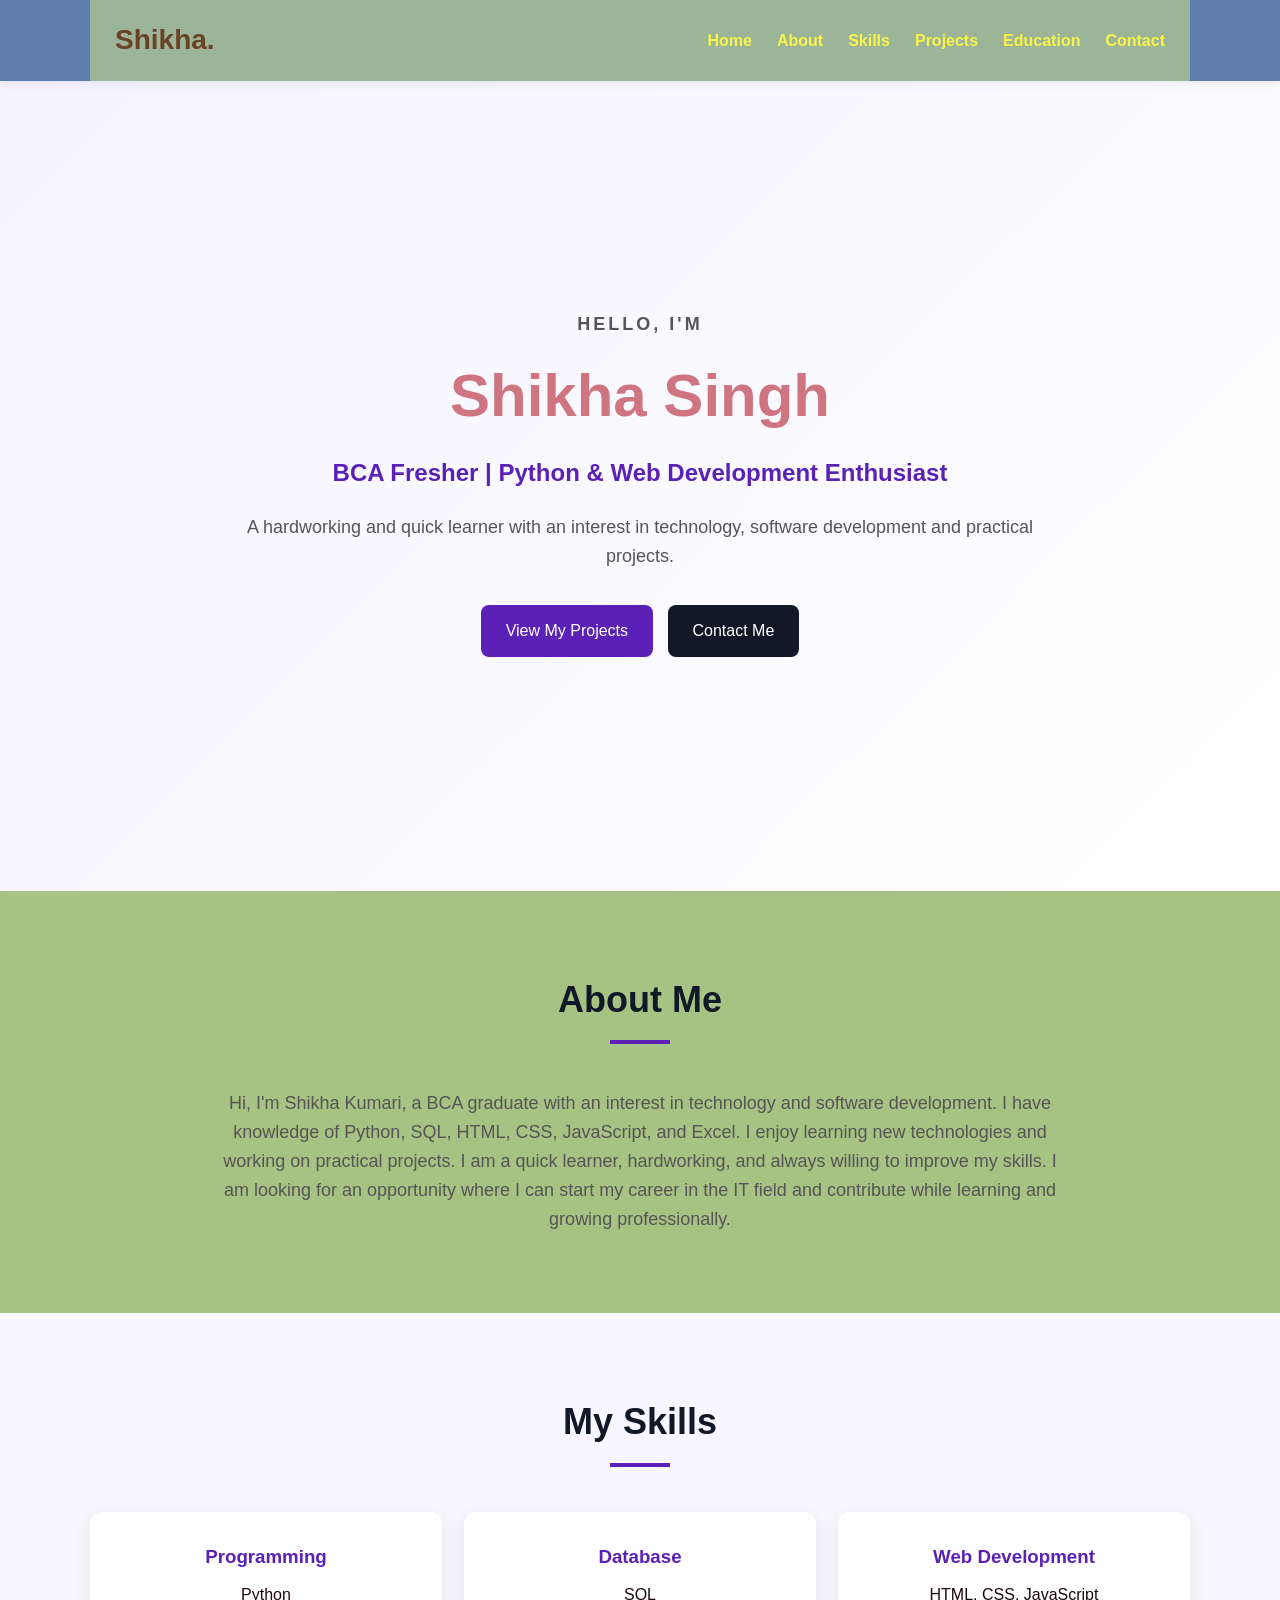
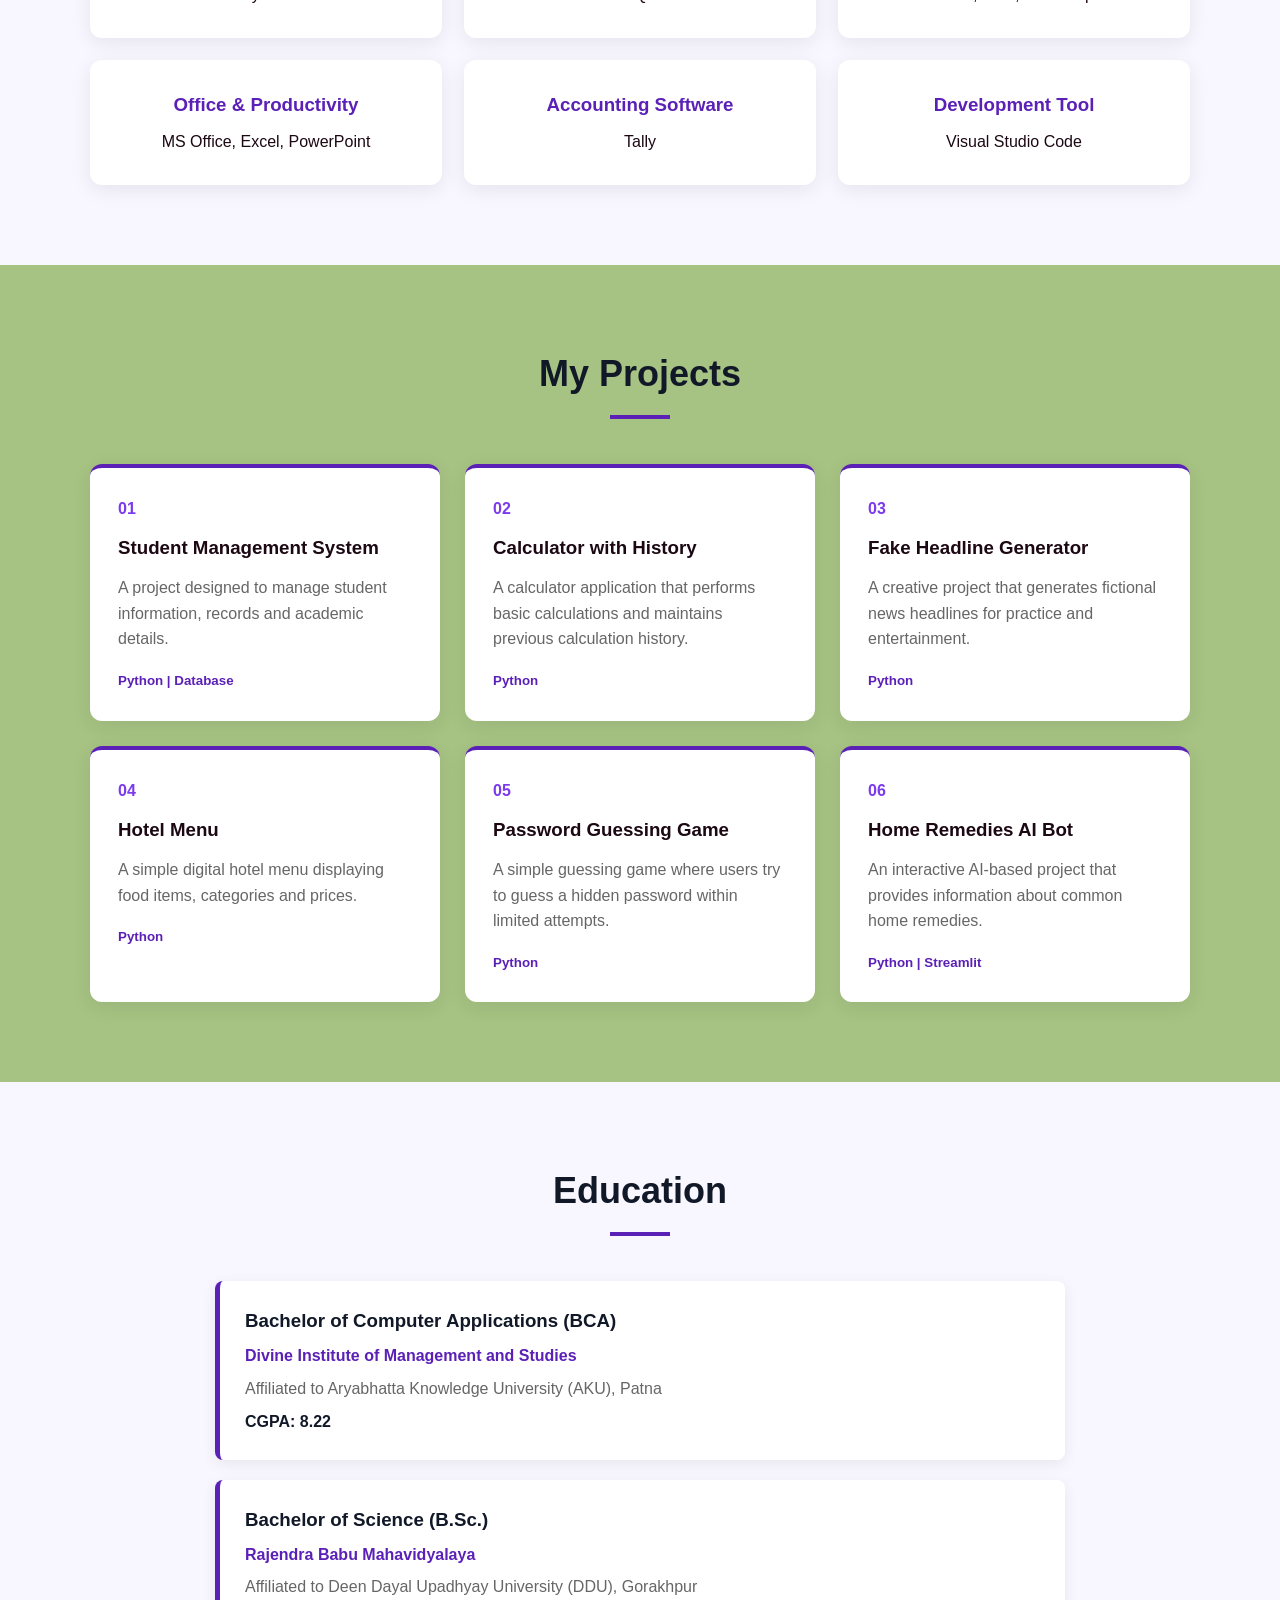
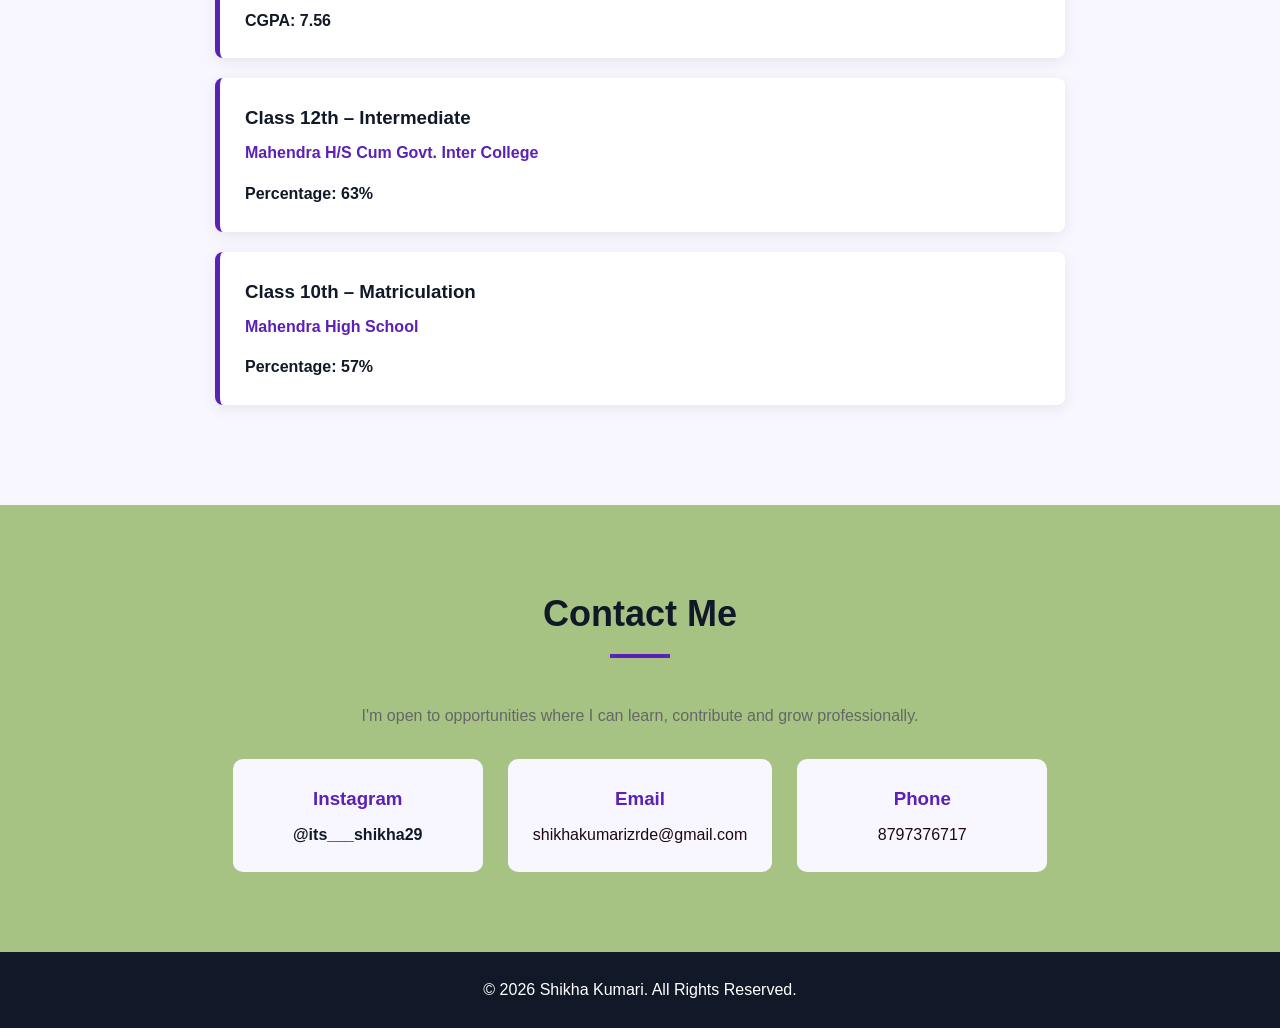
<file: index.html>
<!DOCTYPE html>
<html lang="en">
<head>
    <meta charset="UTF-8">
    <meta name="viewport" content="width=device-width, initial-scale=1.0">
    <title>Shikha Singh | BCA Fresher Portfolio</title>

    <link rel="stylesheet" href="style.css">
</head>

<body>

    <!-- Navigation -->
    <header>
        <nav class="navbar">
            <h2 class="logo">Shikha.</h2>

            <button class="menu-btn" onclick="toggleMenu()">☰</button>

            <ul id="navMenu">
                <li><a href="#home">Home</a></li>
                <li><a href="#about">About</a></li>
                <li><a href="#skills">Skills</a></li>
                <li><a href="#projects">Projects</a></li>
                <li><a href="#education">Education</a></li>
                <li><a href="#contact">Contact</a></li>
            </ul>
        </nav>
    </header>


    <!-- Home -->
    <section id="home" class="hero">
        <div class="hero-content">
            <p class="small-text">HELLO, I'M</p>

            <h1>Shikha Singh</h1>

            <h2>BCA Fresher | Python & Web Development Enthusiast</h2>

            <p>
                A hardworking and quick learner with an interest in
                technology, software development and practical projects.
            </p>

            <div class="hero-buttons">
                <a href="#projects" class="btn">View My Projects</a>
                <a href="#contact" class="btn second-btn">Contact Me</a>
            </div>
        </div>
    </section>


    <!-- About -->
    <section id="about" class="section">
        <div class="container">

            <h2 class="section-title">About Me</h2>

            <p class="about-text">
                Hi, I'm Shikha Kumari, a BCA graduate with an interest in
                technology and software development. I have knowledge of
                Python, SQL, HTML, CSS, JavaScript, and Excel. I enjoy
                learning new technologies and working on practical projects.
                I am a quick learner, hardworking, and always willing to
                improve my skills. I am looking for an opportunity where I
                can start my career in the IT field and contribute while
                learning and growing professionally.
            </p>

        </div>
    </section>


    <!-- Skills -->
    <section id="skills" class="section light-section">
        <div class="container">

            <h2 class="section-title">My Skills</h2>

            <div class="skills-grid">

                <div class="skill-card">
                    <h3>Programming</h3>
                    <p>Python</p>
                </div>

                <div class="skill-card">
                    <h3>Database</h3>
                    <p>SQL</p>
                </div>

                <div class="skill-card">
                    <h3>Web Development</h3>
                    <p>HTML, CSS, JavaScript</p>
                </div>

                <div class="skill-card">
                    <h3>Office & Productivity</h3>
                    <p>MS Office, Excel, PowerPoint</p>
                </div>

                <div class="skill-card">
                    <h3>Accounting Software</h3>
                    <p>Tally</p>
                </div>

                <div class="skill-card">
                    <h3>Development Tool</h3>
                    <p>Visual Studio Code</p>
                </div>

            </div>

        </div>
    </section>


    <!-- Projects -->
    <section id="projects" class="section">
        <div class="container">

            <h2 class="section-title">My Projects</h2>

            <div class="projects-grid">

                <div class="project-card">
                    <span>01</span>
                    <h3>Student Management System</h3>
                    <p>
                        A project designed to manage student information,
                        records and academic details.
                    </p>
                    <small>Python | Database</small>
                </div>

                <div class="project-card">
                    <span>02</span>
                    <h3>Calculator with History</h3>
                    <p>
                        A calculator application that performs basic
                        calculations and maintains previous calculation history.
                    </p>
                    <small>Python</small>
                </div>

                <div class="project-card">
                    <span>03</span>
                    <h3>Fake Headline Generator</h3>
                    <p>
                        A creative project that generates fictional news
                        headlines for practice and entertainment.
                    </p>
                    <small>Python</small>
                </div>

                <div class="project-card">
                    <span>04</span>
                    <h3>Hotel Menu</h3>
                    <p>
                        A simple digital hotel menu displaying food items,
                        categories and prices.
                    </p>
                    <small>Python</small>
                </div>

                <div class="project-card">
                    <span>05</span>
                    <h3>Password Guessing Game</h3>
                    <p>
                        A simple guessing game where users try to guess
                        a hidden password within limited attempts.
                    </p>
                    <small>Python</small>
                </div>

                <div class="project-card">
                    <span>06</span>
                    <h3>Home Remedies AI Bot</h3>
                    <p>
                        An interactive AI-based project that provides
                        information about common home remedies.
                    </p>
                    <small>Python | Streamlit</small>
                </div>

            </div>

        </div>
    </section>


    <!-- Education -->
    <section id="education" class="section light-section">
        <div class="container">

            <h2 class="section-title">Education</h2>

            <div class="education-list">

                <div class="education-card">
                    <h3>Bachelor of Computer Applications (BCA)</h3>
                    <h4>Divine Institute of Management and Studies</h4>
                    <p>
                        Affiliated to Aryabhatta Knowledge University (AKU), Patna
                    </p>
                    <strong>CGPA: 8.22</strong>
                </div>

                <div class="education-card">
                    <h3>Bachelor of Science (B.Sc.)</h3>
                    <h4>Rajendra Babu Mahavidyalaya</h4>
                    <p>
                        Affiliated to Deen Dayal Upadhyay University (DDU), Gorakhpur
                    </p>
                    <strong>CGPA: 7.56</strong>
                </div>

                <div class="education-card">
                    <h3>Class 12th – Intermediate</h3>
                    <h4>Mahendra H/S Cum Govt. Inter College</h4>
                    <strong>Percentage: 63%</strong>
                </div>

                <div class="education-card">
                    <h3>Class 10th – Matriculation</h3>
                    <h4>Mahendra High School</h4>
                    <strong>Percentage: 57%</strong>
                </div>

            </div>

        </div>
    </section>


    <!-- Contact -->
    <section id="contact" class="section contact-section">
        <div class="container">

            <h2 class="section-title">Contact Me</h2>

            <p>
                I'm open to opportunities where I can learn, contribute
                and grow professionally.
            </p>

            <div class="contact-box">

                <div class="contact-item">
                    <h3>Instagram</h3>
                    <a href="https://www.instagram.com/its___shikha29/"
                       target="_blank">
                        @its___shikha29
                    </a>
                </div>

                <div class="contact-item">
                    <h3>Email</h3>
                    <p>shikhakumarizrde@gmail.com</p>
                </div>

                <div class="contact-item">
                    <h3>Phone</h3>
                    <p>8797376717</p>
                </div>

            </div>

        </div>
    </section>


    <!-- Footer -->
    <footer>
        <p>© 2026 Shikha Kumari. All Rights Reserved.</p>
    </footer>


    <script src="script.js"></script>

</body>
</html>
</file>
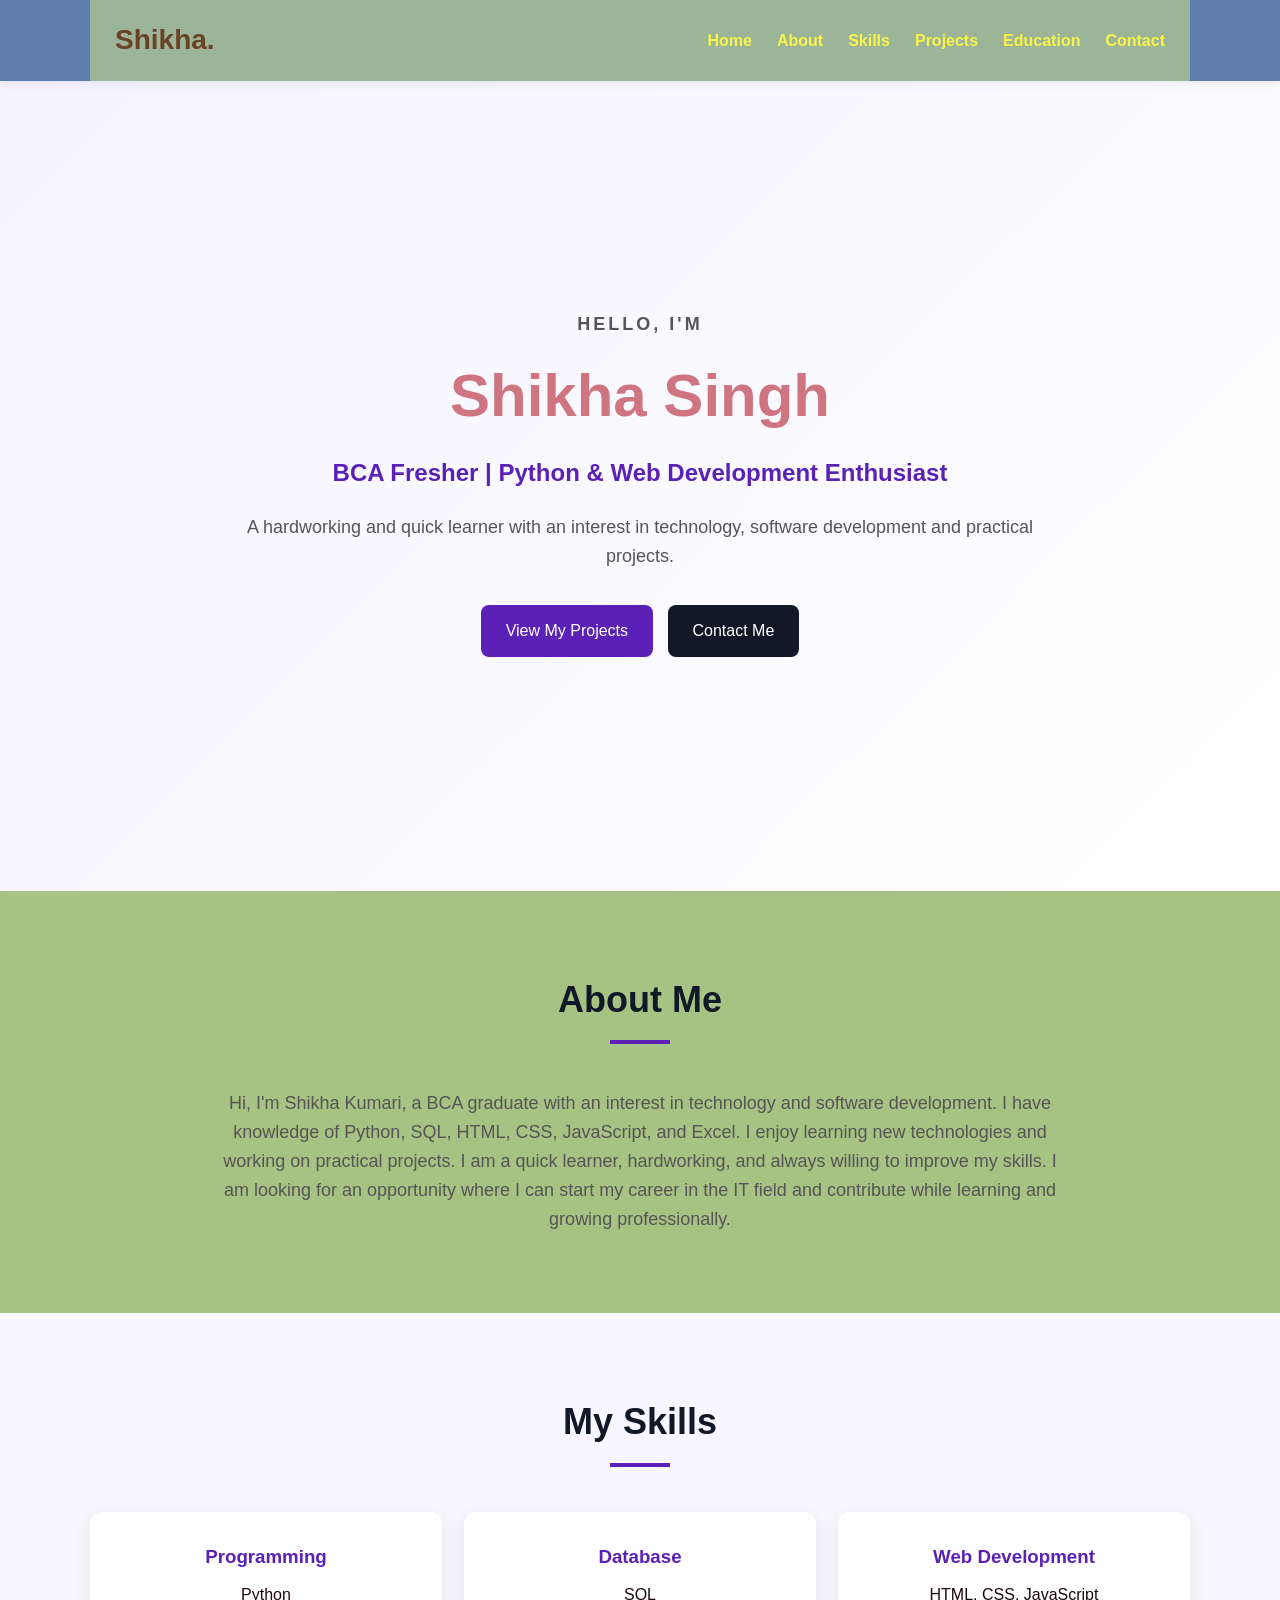
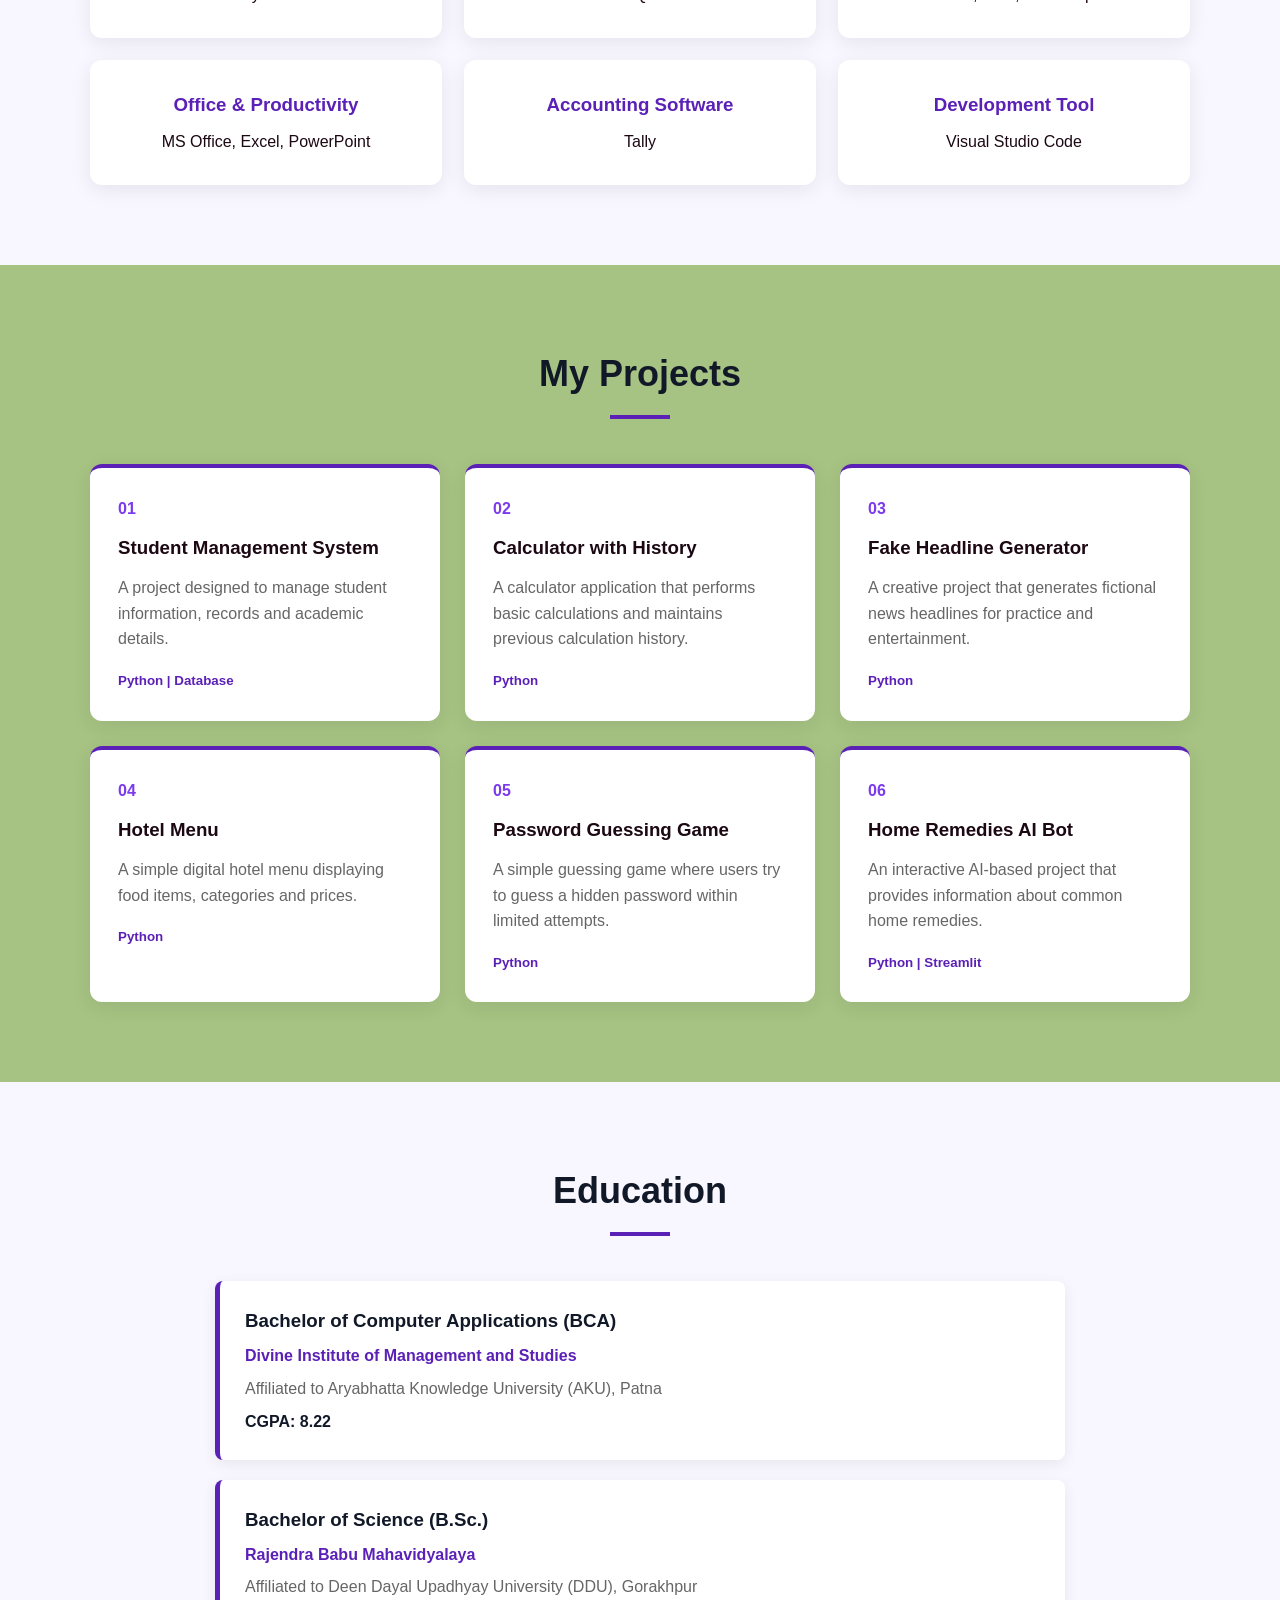
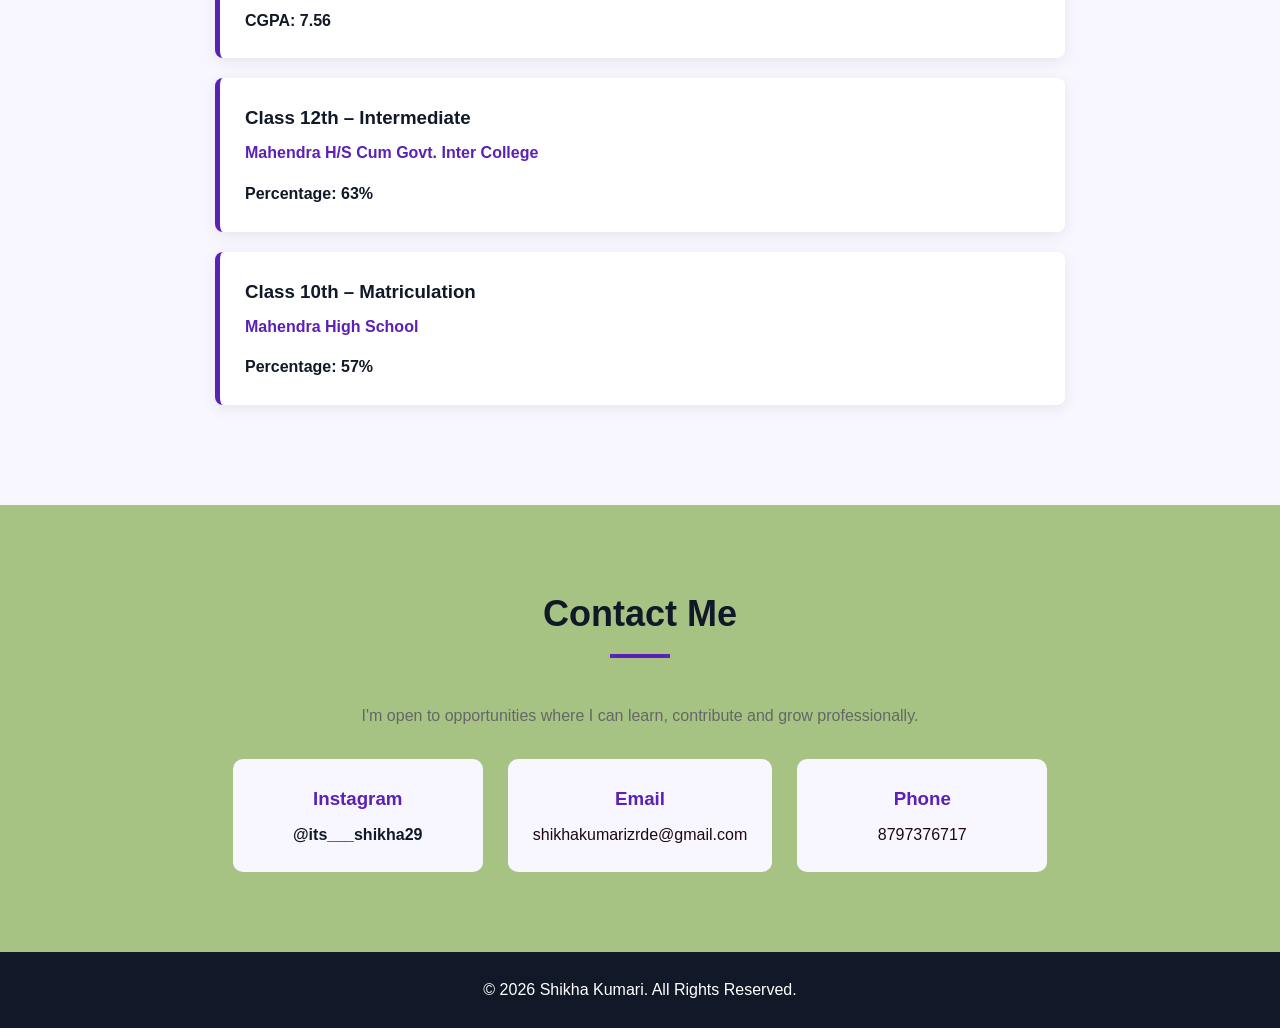
<file: Shikha_Portfolio/index.html>
<!DOCTYPE html>
<html lang="en">
<head>
    <meta charset="UTF-8">
    <meta name="viewport" content="width=device-width, initial-scale=1.0">
    <title>Shikha Singh | BCA Fresher Portfolio</title>

    <link rel="stylesheet" href="style.css">
</head>

<body>

    <!-- Navigation -->
    <header>
        <nav class="navbar">
            <h2 class="logo">Shikha.</h2>

            <button class="menu-btn" onclick="toggleMenu()">☰</button>

            <ul id="navMenu">
                <li><a href="#home">Home</a></li>
                <li><a href="#about">About</a></li>
                <li><a href="#skills">Skills</a></li>
                <li><a href="#projects">Projects</a></li>
                <li><a href="#education">Education</a></li>
                <li><a href="#contact">Contact</a></li>
            </ul>
        </nav>
    </header>


    <!-- Home -->
    <section id="home" class="hero">
        <div class="hero-content">
            <p class="small-text">HELLO, I'M</p>

            <h1>Shikha Singh</h1>

            <h2>BCA Fresher | Python & Web Development Enthusiast</h2>

            <p>
                A hardworking and quick learner with an interest in
                technology, software development and practical projects.
            </p>

            <div class="hero-buttons">
                <a href="#projects" class="btn">View My Projects</a>
                <a href="#contact" class="btn second-btn">Contact Me</a>
            </div>
        </div>
    </section>


    <!-- About -->
    <section id="about" class="section">
        <div class="container">

            <h2 class="section-title">About Me</h2>

            <p class="about-text">
                Hi, I'm Shikha Kumari, a BCA graduate with an interest in
                technology and software development. I have knowledge of
                Python, SQL, HTML, CSS, JavaScript, and Excel. I enjoy
                learning new technologies and working on practical projects.
                I am a quick learner, hardworking, and always willing to
                improve my skills. I am looking for an opportunity where I
                can start my career in the IT field and contribute while
                learning and growing professionally.
            </p>

        </div>
    </section>


    <!-- Skills -->
    <section id="skills" class="section light-section">
        <div class="container">

            <h2 class="section-title">My Skills</h2>

            <div class="skills-grid">

                <div class="skill-card">
                    <h3>Programming</h3>
                    <p>Python</p>
                </div>

                <div class="skill-card">
                    <h3>Database</h3>
                    <p>SQL</p>
                </div>

                <div class="skill-card">
                    <h3>Web Development</h3>
                    <p>HTML, CSS, JavaScript</p>
                </div>

                <div class="skill-card">
                    <h3>Office & Productivity</h3>
                    <p>MS Office, Excel, PowerPoint</p>
                </div>

                <div class="skill-card">
                    <h3>Accounting Software</h3>
                    <p>Tally</p>
                </div>

                <div class="skill-card">
                    <h3>Development Tool</h3>
                    <p>Visual Studio Code</p>
                </div>

            </div>

        </div>
    </section>


    <!-- Projects -->
    <section id="projects" class="section">
        <div class="container">

            <h2 class="section-title">My Projects</h2>

            <div class="projects-grid">

                <div class="project-card">
                    <span>01</span>
                    <h3>Student Management System</h3>
                    <p>
                        A project designed to manage student information,
                        records and academic details.
                    </p>
                    <small>Python | Database</small>
                </div>

                <div class="project-card">
                    <span>02</span>
                    <h3>Calculator with History</h3>
                    <p>
                        A calculator application that performs basic
                        calculations and maintains previous calculation history.
                    </p>
                    <small>Python</small>
                </div>

                <div class="project-card">
                    <span>03</span>
                    <h3>Fake Headline Generator</h3>
                    <p>
                        A creative project that generates fictional news
                        headlines for practice and entertainment.
                    </p>
                    <small>Python</small>
                </div>

                <div class="project-card">
                    <span>04</span>
                    <h3>Hotel Menu</h3>
                    <p>
                        A simple digital hotel menu displaying food items,
                        categories and prices.
                    </p>
                    <small>Python</small>
                </div>

                <div class="project-card">
                    <span>05</span>
                    <h3>Password Guessing Game</h3>
                    <p>
                        A simple guessing game where users try to guess
                        a hidden password within limited attempts.
                    </p>
                    <small>Python</small>
                </div>

                <div class="project-card">
                    <span>06</span>
                    <h3>Home Remedies AI Bot</h3>
                    <p>
                        An interactive AI-based project that provides
                        information about common home remedies.
                    </p>
                    <small>Python | Streamlit</small>
                </div>

            </div>

        </div>
    </section>


    <!-- Education -->
    <section id="education" class="section light-section">
        <div class="container">

            <h2 class="section-title">Education</h2>

            <div class="education-list">

                <div class="education-card">
                    <h3>Bachelor of Computer Applications (BCA)</h3>
                    <h4>Divine Institute of Management and Studies</h4>
                    <p>
                        Affiliated to Aryabhatta Knowledge University (AKU), Patna
                    </p>
                    <strong>CGPA: 8.22</strong>
                </div>

                <div class="education-card">
                    <h3>Bachelor of Science (B.Sc.)</h3>
                    <h4>Rajendra Babu Mahavidyalaya</h4>
                    <p>
                        Affiliated to Deen Dayal Upadhyay University (DDU), Gorakhpur
                    </p>
                    <strong>CGPA: 7.56</strong>
                </div>

                <div class="education-card">
                    <h3>Class 12th – Intermediate</h3>
                    <h4>Mahendra H/S Cum Govt. Inter College</h4>
                    <strong>Percentage: 63%</strong>
                </div>

                <div class="education-card">
                    <h3>Class 10th – Matriculation</h3>
                    <h4>Mahendra High School</h4>
                    <strong>Percentage: 57%</strong>
                </div>

            </div>

        </div>
    </section>


    <!-- Contact -->
    <section id="contact" class="section contact-section">
        <div class="container">

            <h2 class="section-title">Contact Me</h2>

            <p>
                I'm open to opportunities where I can learn, contribute
                and grow professionally.
            </p>

            <div class="contact-box">

                <div class="contact-item">
                    <h3>Instagram</h3>
                    <a href="https://www.instagram.com/its___shikha29/"
                       target="_blank">
                        @its___shikha29
                    </a>
                </div>

                <div class="contact-item">
                    <h3>Email</h3>
                    <p>shikhakumarizrde@gmail.com</p>
                </div>

                <div class="contact-item">
                    <h3>Phone</h3>
                    <p>8797376717</p>
                </div>

            </div>

        </div>
    </section>


    <!-- Footer -->
    <footer>
        <p>© 2026 Shikha Kumari. All Rights Reserved.</p>
    </footer>


    <script src="script.js"></script>

</body>
</html>
</file>
<file: style.css>
* {
    margin: 0;
    padding: 0;
    box-sizing: border-box;
}

html {
    scroll-behavior: smooth;
}

body {
    font-family: Arial, sans-serif;
    line-height: 1.6;
    color: #1c0813;
    background: #a6c383;
}

header {
    position: sticky;
    top: 0;
    z-index: 1000;
    background: #5f7cad;
    box-shadow: 0 2px 10px rgba(0,0,0,0.08);
}

.navbar {
    max-width: 1100px;
    margin: auto;
    padding: 18px 25px;
    display: flex;
    align-items: center;
    justify-content: space-between;
    background-color: rgb(156, 181, 152);
}

.logo {
    font-size: 28px;
    color: #6a4227;
}

.navbar ul {
    list-style: none;
    display: flex;
    gap: 25px;
}

.navbar a {
    text-decoration: none;
    color: #f9f34a;
    font-weight: 600;
}

.navbar a:hover {
    color: #b3b363;
}

.menu-btn {
    display: none;
    border: none;
    background: none;
    font-size: 25px;
    cursor: pointer;
}


/* Hero */

.hero {
    min-height: 90vh;
    display: flex;
    align-items: center;
    justify-content: center;
    text-align: center;
    padding: 50px 20px;
    background: linear-gradient(135deg, #f5f3ff, #ffffff);
}

.hero-content {
    max-width: 800px;
}

.small-text {
    color: #6d28d9;
    font-weight: bold;
    letter-spacing: 3px;
}

.hero h1 {
    font-size: 60px;
    margin: 10px 0;
    color: #cf7581;
}

.hero h2 {
    font-size: 24px;
    color: #5b21b6;
    margin-bottom: 20px;
}

.hero p {
    font-size: 18px;
    color: #555;
}

.hero-buttons {
    margin-top: 30px;
}

.btn {
    display: inline-block;
    padding: 13px 25px;
    background: #5b21b6;
    color: rgb(255, 255, 255);
    text-decoration: none;
    border-radius: 8px;
    margin: 5px;
    transition: 0.3s;
}

.btn:hover {
    transform: translateY(-3px);
}

.second-btn {
    background: #111827;
}


/* Common Sections */

.section {
    padding: 80px 20px;
}

.light-section {
    background: #f8f7ff;
}

.container {
    max-width: 1100px;
    margin: auto;
}

.section-title {
    text-align: center;
    font-size: 36px;
    margin-bottom: 45px;
    color: #111827;
}

.section-title::after {
    content: "";
    display: block;
    width: 60px;
    height: 4px;
    background: #5b21b6;
    margin: 12px auto;
}


/* About */

.about-text {
    max-width: 850px;
    margin: auto;
    text-align: center;
    font-size: 18px;
    color: #555;
}


/* Skills */

.skills-grid {
    display: grid;
    grid-template-columns: repeat(3, 1fr);
    gap: 22px;
}

.skill-card {
    background: white;
    padding: 30px;
    text-align: center;
    border-radius: 12px;
    box-shadow: 0 5px 20px rgba(0,0,0,0.08);
    transition: 0.3s;
}

.skill-card:hover {
    transform: translateY(-7px);
}

.skill-card h3 {
    color: #5b21b6;
    margin-bottom: 10px;
}


/* Projects */

.projects-grid {
    display: grid;
    grid-template-columns: repeat(3, 1fr);
    gap: 25px;
}

.project-card {
    padding: 28px;
    border-radius: 12px;
    background: #ffffff;
    box-shadow: 0 5px 20px rgba(0,0,0,0.08);
    border-top: 4px solid #5b21b6;
    transition: 0.3s;
}

.project-card:hover {
    transform: translateY(-7px);
}

.project-card span {
    color: #7c3aed;
    font-weight: bold;
}

.project-card h3 {
    margin: 12px 0;
}

.project-card p {
    color: #666;
    margin-bottom: 15px;
}

.project-card small {
    color: #5b21b6;
    font-weight: bold;
}


/* Education */

.education-list {
    max-width: 850px;
    margin: auto;
}

.education-card {
    background: white;
    margin-bottom: 20px;
    padding: 25px;
    border-left: 5px solid #5b21b6;
    border-radius: 8px;
    box-shadow: 0 4px 15px rgba(0,0,0,0.07);
}

.education-card h3 {
    color: #111827;
}

.education-card h4 {
    color: #5b21b6;
    margin: 7px 0;
}

.education-card p {
    color: #666;
}

.education-card strong {
    display: inline-block;
    margin-top: 8px;
    color: #111827;
}


/* Contact */

.contact-section {
    text-align: center;
}

.contact-section > .container > p {
    color: #666;
    margin-bottom: 30px;
}

.contact-box {
    display: flex;
    justify-content: center;
    gap: 25px;
    flex-wrap: wrap;
}

.contact-item {
    background: #f8f7ff;
    padding: 25px;
    min-width: 250px;
    border-radius: 10px;
}

.contact-item h3 {
    color: #5b21b6;
    margin-bottom: 8px;
}

.contact-item a {
    color: #111827;
    text-decoration: none;
    font-weight: bold;
}


/* Footer */

footer {
    text-align: center;
    padding: 25px;
    background: #111827;
    color: white;
}


/* Mobile */

@media (max-width: 768px) {

    .menu-btn {
        display: block;
    }

    .navbar ul {
        display: none;
        position: absolute;
        top: 70px;
        left: 0;
        width: 100%;
        background: white;
        flex-direction: column;
        padding: 20px;
        text-align: center;
        box-shadow: 0 5px 10px rgba(0,0,0,0.1);
    }

    .navbar ul.active {
        display: flex;
    }

    .hero h1 {
        font-size: 42px;
    }

    .hero h2 {
        font-size: 19px;
    }

    .skills-grid,
    .projects-grid {
        grid-template-columns: 1fr;
    }

    .section-title {
        font-size: 30px;
    }
}
</file>
<file: Shikha_Portfolio/style.css>
* {
    margin: 0;
    padding: 0;
    box-sizing: border-box;
}

html {
    scroll-behavior: smooth;
}

body {
    font-family: Arial, sans-serif;
    line-height: 1.6;
    color: #1c0813;
    background: #a6c383;
}

header {
    position: sticky;
    top: 0;
    z-index: 1000;
    background: #5f7cad;
    box-shadow: 0 2px 10px rgba(0,0,0,0.08);
}

.navbar {
    max-width: 1100px;
    margin: auto;
    padding: 18px 25px;
    display: flex;
    align-items: center;
    justify-content: space-between;
    background-color: rgb(156, 181, 152);
}

.logo {
    font-size: 28px;
    color: #6a4227;
}

.navbar ul {
    list-style: none;
    display: flex;
    gap: 25px;
}

.navbar a {
    text-decoration: none;
    color: #f9f34a;
    font-weight: 600;
}

.navbar a:hover {
    color: #b3b363;
}

.menu-btn {
    display: none;
    border: none;
    background: none;
    font-size: 25px;
    cursor: pointer;
}


/* Hero */

.hero {
    min-height: 90vh;
    display: flex;
    align-items: center;
    justify-content: center;
    text-align: center;
    padding: 50px 20px;
    background: linear-gradient(135deg, #f5f3ff, #ffffff);
}

.hero-content {
    max-width: 800px;
}

.small-text {
    color: #6d28d9;
    font-weight: bold;
    letter-spacing: 3px;
}

.hero h1 {
    font-size: 60px;
    margin: 10px 0;
    color: #cf7581;
}

.hero h2 {
    font-size: 24px;
    color: #5b21b6;
    margin-bottom: 20px;
}

.hero p {
    font-size: 18px;
    color: #555;
}

.hero-buttons {
    margin-top: 30px;
}

.btn {
    display: inline-block;
    padding: 13px 25px;
    background: #5b21b6;
    color: rgb(255, 255, 255);
    text-decoration: none;
    border-radius: 8px;
    margin: 5px;
    transition: 0.3s;
}

.btn:hover {
    transform: translateY(-3px);
}

.second-btn {
    background: #111827;
}


/* Common Sections */

.section {
    padding: 80px 20px;
}

.light-section {
    background: #f8f7ff;
}

.container {
    max-width: 1100px;
    margin: auto;
}

.section-title {
    text-align: center;
    font-size: 36px;
    margin-bottom: 45px;
    color: #111827;
}

.section-title::after {
    content: "";
    display: block;
    width: 60px;
    height: 4px;
    background: #5b21b6;
    margin: 12px auto;
}


/* About */

.about-text {
    max-width: 850px;
    margin: auto;
    text-align: center;
    font-size: 18px;
    color: #555;
}


/* Skills */

.skills-grid {
    display: grid;
    grid-template-columns: repeat(3, 1fr);
    gap: 22px;
}

.skill-card {
    background: white;
    padding: 30px;
    text-align: center;
    border-radius: 12px;
    box-shadow: 0 5px 20px rgba(0,0,0,0.08);
    transition: 0.3s;
}

.skill-card:hover {
    transform: translateY(-7px);
}

.skill-card h3 {
    color: #5b21b6;
    margin-bottom: 10px;
}


/* Projects */

.projects-grid {
    display: grid;
    grid-template-columns: repeat(3, 1fr);
    gap: 25px;
}

.project-card {
    padding: 28px;
    border-radius: 12px;
    background: #ffffff;
    box-shadow: 0 5px 20px rgba(0,0,0,0.08);
    border-top: 4px solid #5b21b6;
    transition: 0.3s;
}

.project-card:hover {
    transform: translateY(-7px);
}

.project-card span {
    color: #7c3aed;
    font-weight: bold;
}

.project-card h3 {
    margin: 12px 0;
}

.project-card p {
    color: #666;
    margin-bottom: 15px;
}

.project-card small {
    color: #5b21b6;
    font-weight: bold;
}


/* Education */

.education-list {
    max-width: 850px;
    margin: auto;
}

.education-card {
    background: white;
    margin-bottom: 20px;
    padding: 25px;
    border-left: 5px solid #5b21b6;
    border-radius: 8px;
    box-shadow: 0 4px 15px rgba(0,0,0,0.07);
}

.education-card h3 {
    color: #111827;
}

.education-card h4 {
    color: #5b21b6;
    margin: 7px 0;
}

.education-card p {
    color: #666;
}

.education-card strong {
    display: inline-block;
    margin-top: 8px;
    color: #111827;
}


/* Contact */

.contact-section {
    text-align: center;
}

.contact-section > .container > p {
    color: #666;
    margin-bottom: 30px;
}

.contact-box {
    display: flex;
    justify-content: center;
    gap: 25px;
    flex-wrap: wrap;
}

.contact-item {
    background: #f8f7ff;
    padding: 25px;
    min-width: 250px;
    border-radius: 10px;
}

.contact-item h3 {
    color: #5b21b6;
    margin-bottom: 8px;
}

.contact-item a {
    color: #111827;
    text-decoration: none;
    font-weight: bold;
}


/* Footer */

footer {
    text-align: center;
    padding: 25px;
    background: #111827;
    color: white;
}


/* Mobile */

@media (max-width: 768px) {

    .menu-btn {
        display: block;
    }

    .navbar ul {
        display: none;
        position: absolute;
        top: 70px;
        left: 0;
        width: 100%;
        background: white;
        flex-direction: column;
        padding: 20px;
        text-align: center;
        box-shadow: 0 5px 10px rgba(0,0,0,0.1);
    }

    .navbar ul.active {
        display: flex;
    }

    .hero h1 {
        font-size: 42px;
    }

    .hero h2 {
        font-size: 19px;
    }

    .skills-grid,
    .projects-grid {
        grid-template-columns: 1fr;
    }

    .section-title {
        font-size: 30px;
    }
}
</file>
